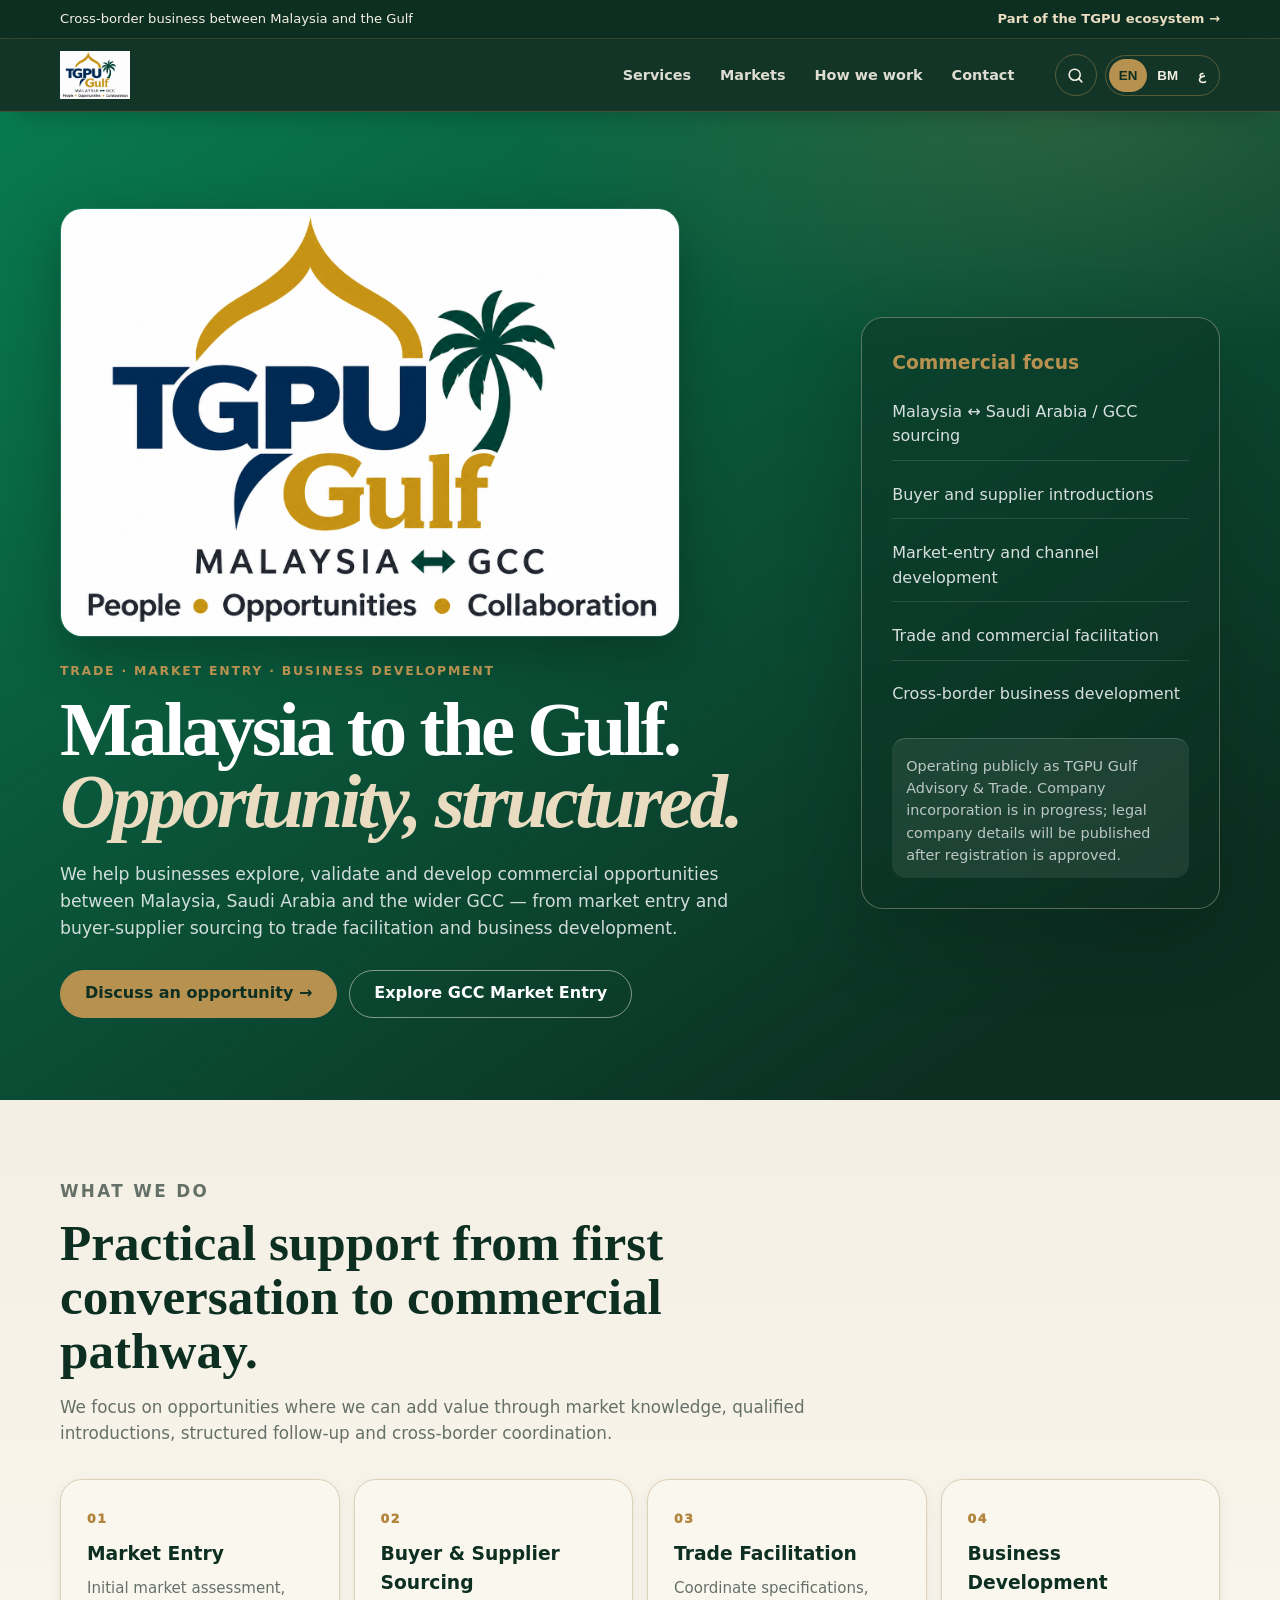
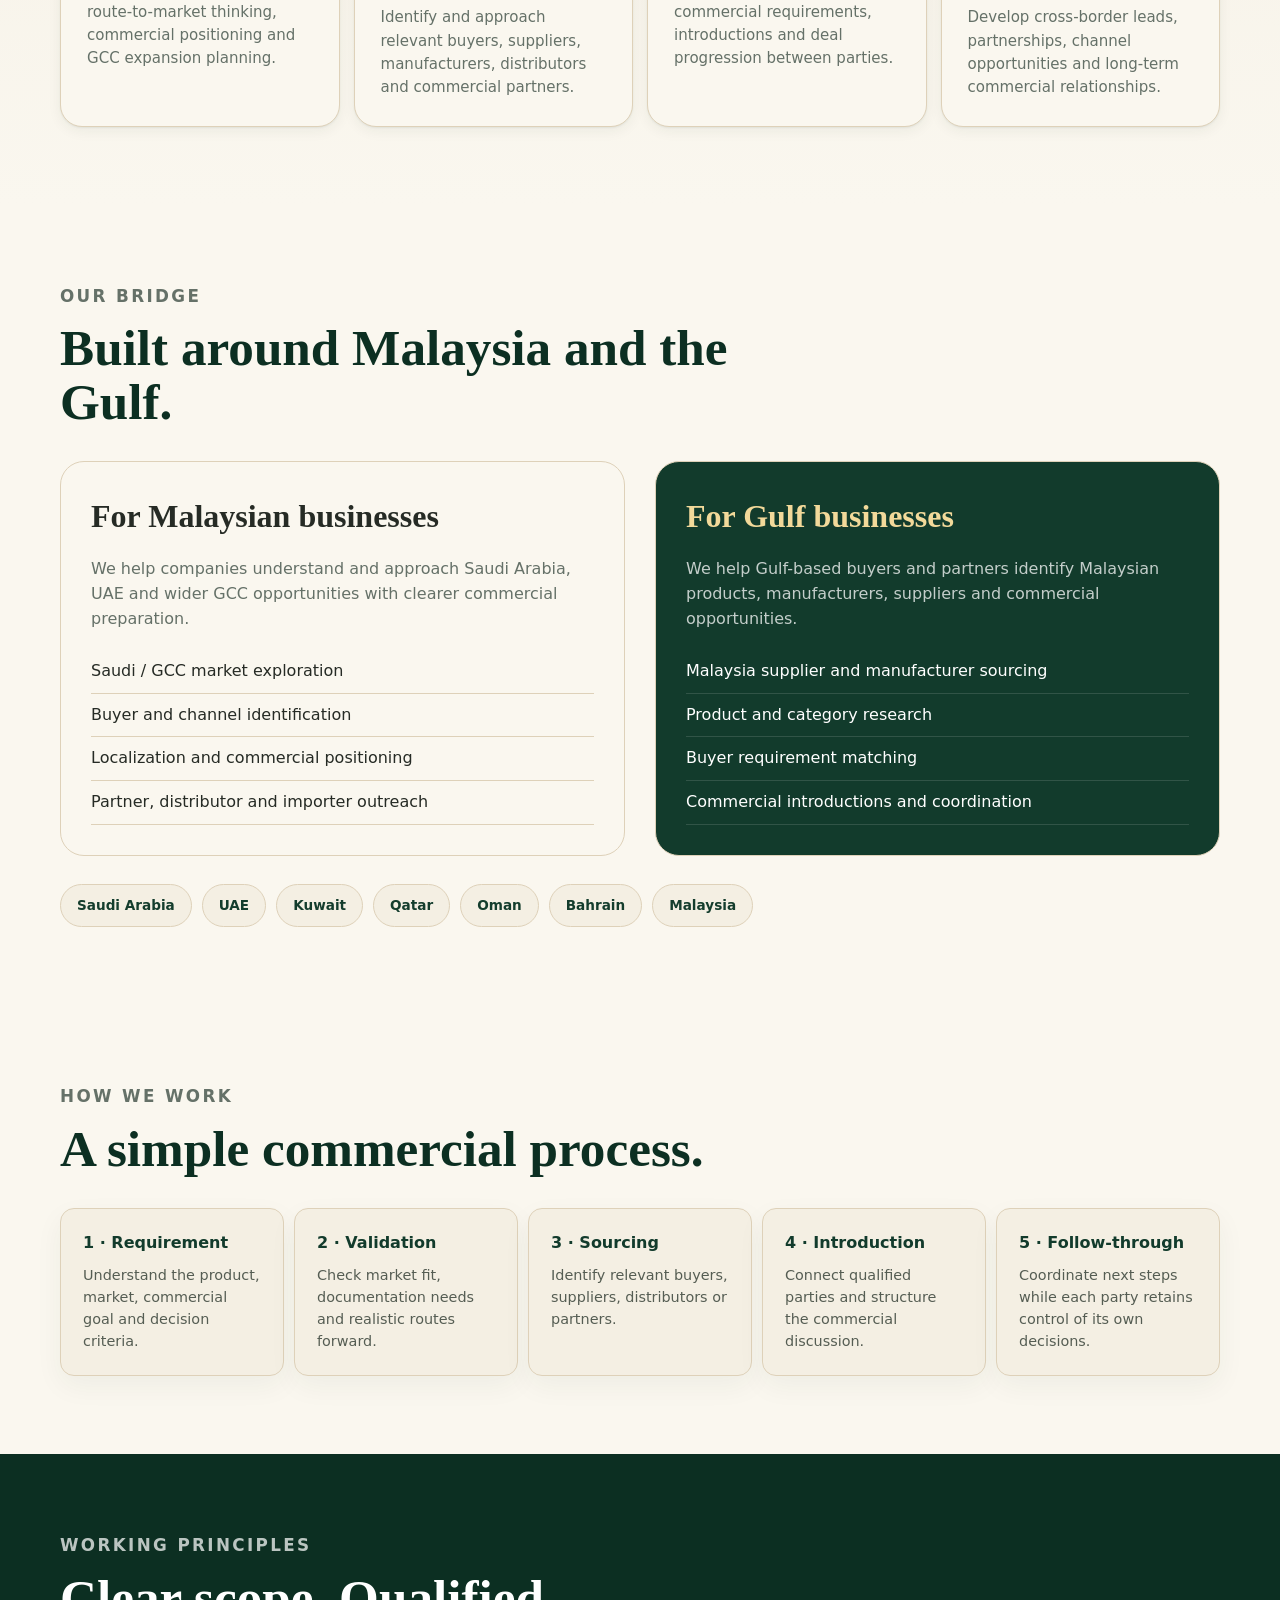
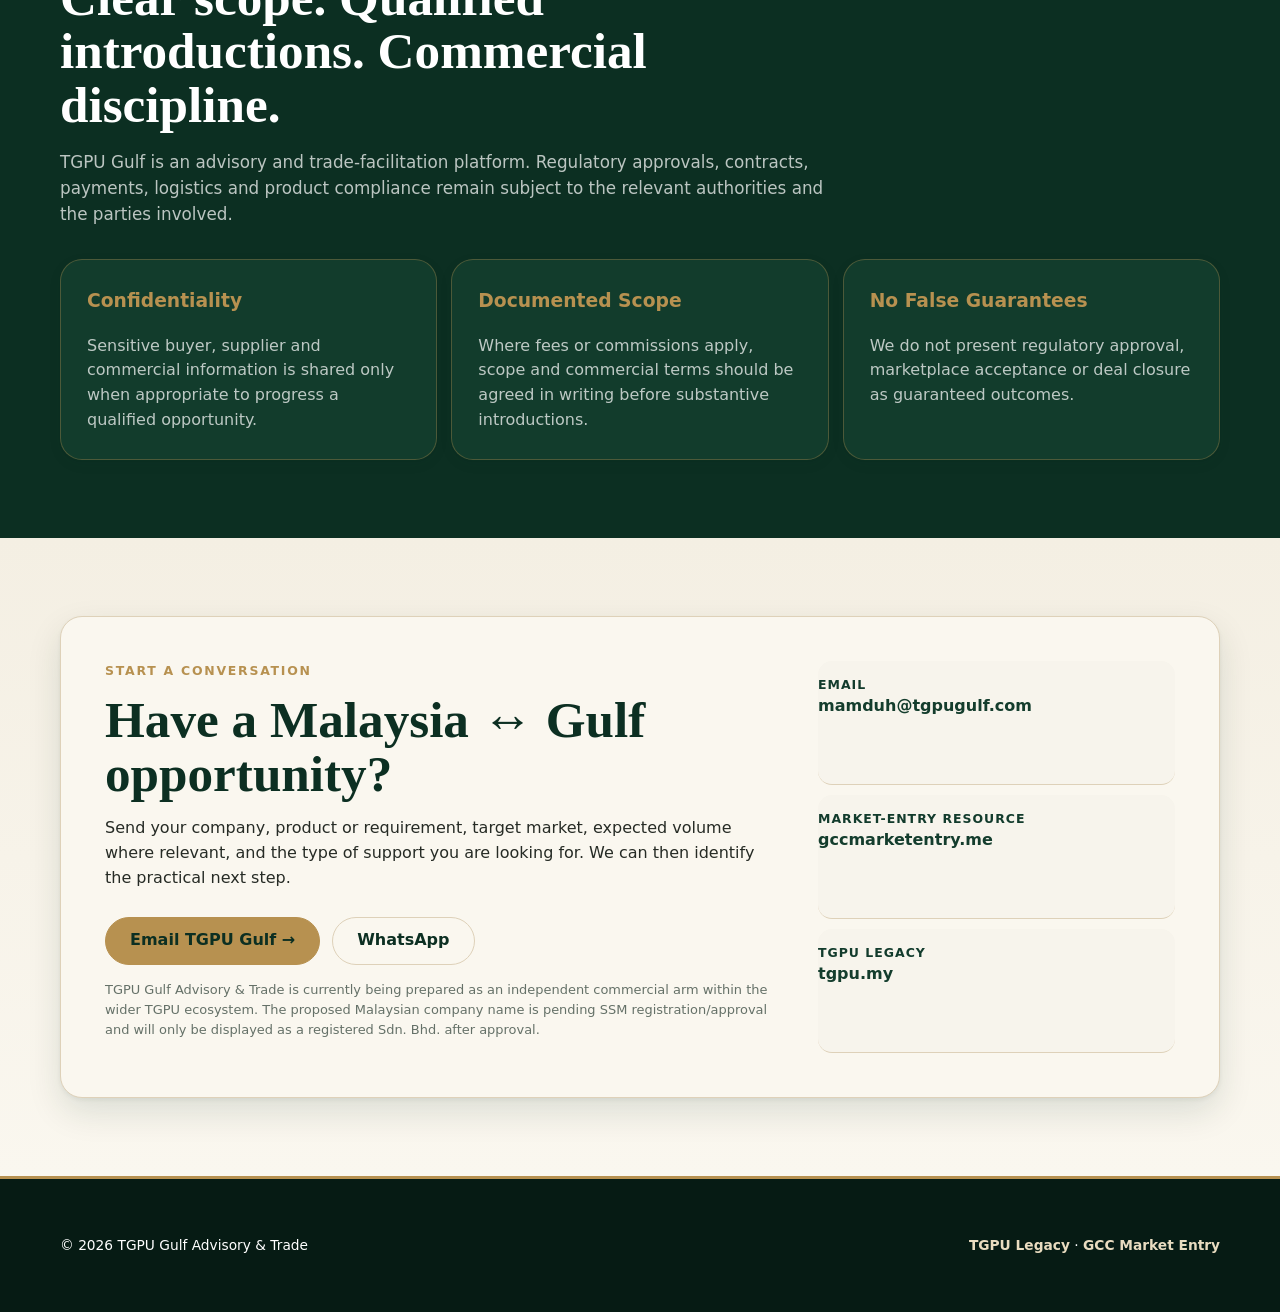
<file: index.html>
<!doctype html>
<html lang="en">
<head>
  <meta charset="utf-8">
  <meta name="viewport" content="width=device-width,initial-scale=1">
  <title>TGPU Gulf Advisory & Trade | Malaysia ↔ Saudi Arabia & GCC</title>
  <meta name="description" content="TGPU Gulf Advisory & Trade connects Malaysia with Saudi Arabia and the wider GCC through market-entry advisory, buyer-supplier sourcing, trade facilitation and cross-border business development.">
  <link rel="canonical" href="https://tgpugulf.com/">
  <meta property="og:title" content="TGPU Gulf Advisory & Trade">
  <meta property="og:description" content="Malaysia ↔ Saudi Arabia & GCC · Trade · Market Entry · Business Development">
  <meta property="og:type" content="website">
  <meta property="og:url" content="https://tgpugulf.com/">
  <meta property="og:image" content="https://tgpugulf.com/tgpu-gulf-hero-social-20260923.png?v=20260923-banner">
  <meta property="og:image:width" content="1200">
  <meta property="og:image:height" content="675">
  <meta property="og:image:alt" content="TGPU Gulf — Malaysia ↔ GCC · People · Opportunities · Collaboration">
  <meta name="twitter:card" content="summary_large_image">
  <meta name="twitter:title" content="TGPU Gulf Advisory & Trade">
  <meta name="twitter:description" content="Malaysia ↔ Saudi Arabia & GCC · Trade · Market Entry · Business Development">
  <meta name="twitter:image" content="https://tgpugulf.com/tgpu-gulf-hero-social-20260923.png?v=20260923-banner">
  <meta name="theme-color" content="#0b3023">
  <link rel="icon" type="image/png" href="tgpu-gulf-approved.png">
  <script type="application/ld+json">{"@context":"https://schema.org","@type":"Organization","name":"TGPU Gulf Advisory & Trade","url":"https://tgpugulf.com/","email":"mamduh@tgpugulf.com","sameAs":["https://tgpu.my/","https://gccmarketentry.me/"],"areaServed":["Malaysia","Saudi Arabia","United Arab Emirates","Kuwait","Qatar","Oman","Bahrain"]}</script>
  <style>
    :root{--ink:#14271f;--green:#123b2c;--deep:#08291e;--sand:#f6f1e7;--gold:#b1853c;--muted:#657168;--line:rgba(18,59,44,.14);--white:#fff}
    *{box-sizing:border-box}html{scroll-behavior:smooth}body{margin:0;color:var(--ink);background:#fff;font-family:Inter,ui-sans-serif,system-ui,-apple-system,BlinkMacSystemFont,"Segoe UI",sans-serif;line-height:1.62}a{color:inherit;text-decoration:none}.wrap{width:min(1160px,calc(100% - 36px));margin:auto}
    .topbar{background:var(--deep);color:#e8f1ec;font-size:.86rem}.topbar .wrap{display:flex;justify-content:space-between;gap:18px;padding:9px 0}.topbar a{color:#f0d9a4;font-weight:800}
    header{position:sticky;top:0;z-index:30;background:rgba(255,255,255,.96);backdrop-filter:blur(12px);border-bottom:1px solid var(--line)}nav{display:flex;align-items:center;justify-content:space-between;gap:22px;min-height:96px}.brand{display:flex;align-items:center;gap:11px}.brand img{width:220px;height:52px;object-fit:contain;object-position:left center;flex:0 0 220px;display:block}.brand strong{display:block;color:var(--green);font-size:1.03rem}.brand small{display:block;color:var(--muted);font-size:.71rem;letter-spacing:.08em;text-transform:uppercase}.navlinks{display:flex;align-items:center;gap:19px;font-size:.9rem;font-weight:800}.navlinks a:hover{color:var(--gold)}.nav-actions{display:flex;align-items:center;gap:8px}.search-toggle{width:40px;height:40px;display:grid;place-items:center;border:1px solid var(--line);border-radius:50%;background:#fff;color:var(--green);cursor:pointer}.search-toggle:hover,.search-toggle[aria-expanded="true"]{background:var(--green);color:#fff}.search-toggle svg{width:19px;height:19px;fill:none;stroke:currentColor;stroke-width:2;stroke-linecap:round}.lang{display:flex;border:1px solid var(--line);border-radius:999px;padding:3px}.lang button{border:0;background:transparent;padding:7px 10px;border-radius:999px;font-weight:900;color:var(--muted);cursor:pointer}.lang button.active{background:var(--green);color:white}
    .site-search{display:none;background:#fff;border-bottom:1px solid var(--line);box-shadow:0 16px 30px rgba(18,59,44,.08)}.site-search.open{display:block}.search-row{display:flex;align-items:center;gap:10px;padding:14px 0}.search-row input{min-width:0;flex:1;border:1px solid var(--line);border-radius:999px;padding:12px 17px;font:inherit;color:var(--ink);outline:none}.search-row input:focus{border-color:var(--gold);box-shadow:0 0 0 3px rgba(177,133,60,.14)}.search-count{min-width:72px;color:var(--muted);font-size:.82rem;text-align:center}.search-nav,.search-close{height:40px;min-width:40px;border:1px solid var(--line);border-radius:999px;background:#fff;color:var(--green);font-weight:900;cursor:pointer}.search-nav:disabled{opacity:.4;cursor:not-allowed}.search-close{padding:0 14px}mark.site-match{background:#ffe08a;color:#14271f;border-radius:3px;padding:0 1px}.site-match.active-match{background:#f2a900;outline:2px solid rgba(18,59,44,.4)}
    .approved-hero-banner{padding:18px 0;background:#fff}.approved-hero-banner .banner-wrap{width:min(1500px,calc(100% - 24px));margin:auto}.approved-hero-banner img{display:block;width:100%;height:auto;aspect-ratio:16/9;object-fit:cover;border-radius:24px;box-shadow:0 18px 48px rgba(8,41,30,.15)}
    .hero{background:radial-gradient(circle at 78% 18%,rgba(177,133,60,.25),transparent 25%),linear-gradient(135deg,#0b3023,#174b36 72%,#255e45);color:#fff;padding:88px 0 76px}.hero-grid{display:grid;grid-template-columns:1.2fr .8fr;gap:58px;align-items:center}.kicker{font-size:.76rem;font-weight:950;letter-spacing:.18em;text-transform:uppercase;color:#f1d99e;margin:0 0 14px}.hero-brand-logo{width:min(620px,100%);max-width:620px;height:auto;display:block;margin:0 0 24px;border-radius:22px;border:1px solid rgba(255,255,255,.08);box-shadow:0 18px 50px rgba(0,0,0,.26)}.hero h1{margin:0;font-family:Georgia,"Times New Roman",serif;font-size:clamp(2.8rem,6vw,5.5rem);line-height:.99;letter-spacing:-.035em}.hero h1 span{display:block;color:#f0d393}.lead{max-width:730px;font-size:1.15rem;color:rgba(255,255,255,.81);margin:24px 0 28px}.actions{display:flex;gap:12px;flex-wrap:wrap}.btn{display:inline-flex;align-items:center;justify-content:center;padding:13px 18px;border-radius:999px;font-weight:900;border:1px solid transparent}.btn-primary{background:#f0d393;color:#173426}.btn-secondary{border-color:rgba(255,255,255,.36);color:white}.hero-card{padding:28px;border:1px solid rgba(255,255,255,.14);border-radius:26px;background:rgba(255,255,255,.08);box-shadow:0 30px 80px rgba(0,0,0,.18)}.hero-card h3{margin:0 0 12px;color:#f0d393}.hero-card ul{list-style:none;padding:0;margin:0}.hero-card li{padding:11px 0;border-bottom:1px solid rgba(255,255,255,.12);color:rgba(255,255,255,.84)}.hero-card li:last-child{border-bottom:0}.status{margin-top:18px;padding:12px 14px;border-radius:14px;background:rgba(255,255,255,.08);font-size:.82rem;color:rgba(255,255,255,.7)}
    section{padding:76px 0}.section-head{max-width:820px;margin-bottom:34px}.eyebrow{font-size:.73rem;font-weight:950;letter-spacing:.16em;text-transform:uppercase;color:var(--gold);margin:0 0 9px}.section-head h2{margin:0;color:var(--green);font-family:Georgia,"Times New Roman",serif;font-size:clamp(2rem,4vw,3.45rem);line-height:1.08}.section-head p{color:var(--muted);font-size:1.05rem}.services{background:var(--sand)}.grid4{display:grid;grid-template-columns:repeat(4,1fr);gap:17px}.card{padding:24px;border:1px solid var(--line);border-radius:20px;background:white;box-shadow:0 12px 35px rgba(18,59,44,.05)}.card .num{font-weight:950;color:var(--gold);font-size:.78rem;letter-spacing:.12em}.card h3{color:var(--green);margin:9px 0}.card p{margin:0;color:var(--muted);font-size:.94rem}
    .bridge{display:grid;grid-template-columns:1fr 1fr;gap:30px}.panel{padding:30px;border:1px solid var(--line);border-radius:24px}.panel.dark{background:var(--green);color:white}.panel h3{font-family:Georgia,"Times New Roman",serif;font-size:2rem;margin:0 0 13px}.panel.dark h3{color:#f2d99a}.panel p{color:var(--muted)}.panel.dark p{color:rgba(255,255,255,.75)}.list{list-style:none;padding:0;margin:18px 0 0}.list li{padding:9px 0;border-bottom:1px solid var(--line)}.dark .list li{border-color:rgba(255,255,255,.13)}
    .process{background:#fbfaf7}.steps{display:grid;grid-template-columns:repeat(5,1fr);gap:12px}.step{padding:20px;border-top:3px solid var(--gold);background:white;border-radius:0 0 16px 16px;box-shadow:0 10px 28px rgba(18,59,44,.05)}.step b{display:block;color:var(--green);margin-bottom:7px}.step span{color:var(--muted);font-size:.9rem}
    .markets{display:flex;gap:9px;flex-wrap:wrap}.chip{padding:8px 12px;border-radius:999px;background:#eef4f0;color:#2b5745;font-weight:850;font-size:.85rem}.trust{background:var(--deep);color:white}.trust .section-head h2{color:white}.trust .section-head p{color:rgba(255,255,255,.72)}.trustgrid{display:grid;grid-template-columns:repeat(3,1fr);gap:16px}.trustcard{padding:22px;border:1px solid rgba(255,255,255,.12);border-radius:18px;background:rgba(255,255,255,.06)}.trustcard h3{color:#f0d393;margin-top:0}.trustcard p{color:rgba(255,255,255,.72);margin-bottom:0}
    .contact{background:var(--sand)}.contactbox{display:grid;grid-template-columns:1.15fr .85fr;gap:34px;padding:36px;border:1px solid var(--line);border-radius:28px;background:white}.contactbox h2{font-family:Georgia,"Times New Roman",serif;color:var(--green);font-size:clamp(2rem,4vw,3.1rem);margin:0 0 12px}.contactdetails{display:grid;gap:10px}.contactitem{padding:14px 16px;border-radius:14px;background:#f7f4ec}.contactitem b{display:block;color:var(--green);font-size:.78rem;text-transform:uppercase;letter-spacing:.08em}.contactitem a{font-weight:900}.legal{margin-top:15px;color:var(--muted);font-size:.81rem}
    footer{padding:28px 0;background:#061b14;color:rgba(255,255,255,.67);font-size:.86rem}footer .wrap{display:flex;justify-content:space-between;gap:20px;align-items:center}footer a{color:#eed99f;font-weight:800}
    [dir="rtl"] .hero-grid,[dir="rtl"] .bridge,[dir="rtl"] .contactbox{direction:rtl;text-align:right}
    @media(max-width:950px){.navlinks{display:none}.hero-grid,.bridge,.contactbox{grid-template-columns:1fr}.grid4{grid-template-columns:repeat(2,1fr)}.steps{grid-template-columns:repeat(2,1fr)}.trustgrid{grid-template-columns:1fr}}
    @media(max-width:620px){.approved-hero-banner{padding:10px 0}.approved-hero-banner .banner-wrap{width:calc(100% - 12px)}.approved-hero-banner img{border-radius:16px}.hero-brand-logo{width:min(100%,420px);margin-bottom:18px}.brand img{width:170px;height:42px;flex-basis:170px}nav{min-height:82px}.topbar .wrap{flex-direction:column;gap:2px}.hero{padding:66px 0 56px}.grid4,.steps{grid-template-columns:1fr}section{padding:58px 0}.brand small{display:none}.brand strong{font-size:.88rem}.search-row{flex-wrap:wrap}.search-row input{flex-basis:100%}.search-count{margin-inline-start:auto}footer .wrap{flex-direction:column;align-items:flex-start}}
  </style>
<style id="approved-logo-sizing">.brand img{width:150px;height:auto;flex:0 0 150px;max-width:32vw;object-fit:contain}header nav{padding-block:8px}@media(max-width:620px){.brand img{width:115px;height:auto;flex-basis:115px}}</style>  <link rel="stylesheet" href="unified-tgpu-ecosystem.css?v=20260926-master">
</head>
<body>
<div class="topbar"><div class="wrap"><span data-i18n="top">Cross-border business between Malaysia and the Gulf</span><a href="https://tgpu.my/" target="_blank" rel="noopener" data-i18n="legacy">Part of the TGPU ecosystem →</a></div></div>
<header><div class="wrap"><nav><a class="brand" href="#top" aria-label="TGPU Gulf home"><img src="tgpu-gulf-approved.png" alt="TGPU Gulf — Malaysia ↔ GCC"></a><div class="navlinks"><a href="#services" data-i18n="navServices">Services</a><a href="#markets" data-i18n="navMarkets">Markets</a><a href="#process" data-i18n="navProcess">How we work</a><a href="#contact" data-i18n="navContact">Contact</a></div><div class="nav-actions"><button class="search-toggle" type="button" aria-expanded="false" aria-controls="site-search" data-i18n-aria="searchOpen" aria-label="Search this page"><svg viewBox="0 0 24 24" aria-hidden="true"><circle cx="11" cy="11" r="7"></circle><path d="m20 20-4-4"></path></svg></button><div class="lang"><button data-lang="en" class="active">EN</button><button data-lang="ms">BM</button><button data-lang="ar">ع</button></div></div></nav></div><div class="site-search" id="site-search"><div class="wrap search-row" role="search"><input id="site-search-input" type="search" autocomplete="off" data-i18n-placeholder="searchPlaceholder" placeholder="Search this page…"><span class="search-count" id="search-count" aria-live="polite"></span><button class="search-nav" id="search-prev" type="button" data-i18n-aria="searchPrev" aria-label="Previous result">↑</button><button class="search-nav" id="search-next" type="button" data-i18n-aria="searchNext" aria-label="Next result">↓</button><button class="search-close" id="search-close" type="button" data-i18n="searchClose">Close</button></div></div></header>
<main id="top">
<section class="approved-hero-banner" aria-label="TGPU Gulf approved banner"><div class="banner-wrap"><img src="tgpu-gulf-hero-social-20260923.png?v=20260923-banner" width="1536" height="768" alt="TGPU Gulf — Malaysia ↔ GCC · People · Opportunities · Collaboration" fetchpriority="high" decoding="async"></div></section>
<section class="hero"><div class="wrap hero-grid"><div><img class="hero-brand-logo" src="tgpu-gulf-approved.png" alt="TGPU Gulf — Malaysia ↔ GCC · People · Opportunities · Collaboration"><p class="kicker" data-i18n="heroKicker">Trade · Market Entry · Business Development</p><h1 data-i18n-html="heroTitle">Malaysia to the Gulf.<span>Opportunity, structured.</span></h1><p class="lead" data-i18n="heroLead">We help businesses explore, validate and develop commercial opportunities between Malaysia, Saudi Arabia and the wider GCC — from market entry and buyer-supplier sourcing to trade facilitation and business development.</p><div class="actions"><a class="btn btn-primary" href="#contact" data-i18n="heroCta">Discuss an opportunity →</a><a class="btn btn-secondary" href="https://gccmarketentry.me/" target="_blank" rel="noopener" data-i18n="guideCta">Explore GCC Market Entry</a></div></div><aside class="hero-card"><h3 data-i18n="focusTitle">Commercial focus</h3><ul><li data-i18n="focus1">Malaysia ↔ Saudi Arabia / GCC sourcing</li><li data-i18n="focus2">Buyer and supplier introductions</li><li data-i18n="focus3">Market-entry and channel development</li><li data-i18n="focus4">Trade and commercial facilitation</li><li data-i18n="focus5">Cross-border business development</li></ul><div class="status" data-i18n="status">Operating publicly as TGPU Gulf Advisory & Trade. Company incorporation is in progress; legal company details will be published after registration is approved.</div></aside></div></section>
<section id="services" class="services"><div class="wrap"><div class="section-head"><p class="eyebrow" data-i18n="servicesEye">What we do</p><h2 data-i18n="servicesTitle">Practical support from first conversation to commercial pathway.</h2><p data-i18n="servicesIntro">We focus on opportunities where we can add value through market knowledge, qualified introductions, structured follow-up and cross-border coordination.</p></div><div class="grid4"><article class="card"><span class="num">01</span><h3 data-i18n="s1t">Market Entry</h3><p data-i18n="s1p">Initial market assessment, route-to-market thinking, commercial positioning and GCC expansion planning.</p></article><article class="card"><span class="num">02</span><h3 data-i18n="s2t">Buyer & Supplier Sourcing</h3><p data-i18n="s2p">Identify and approach relevant buyers, suppliers, manufacturers, distributors and commercial partners.</p></article><article class="card"><span class="num">03</span><h3 data-i18n="s3t">Trade Facilitation</h3><p data-i18n="s3p">Coordinate specifications, commercial requirements, introductions and deal progression between parties.</p></article><article class="card"><span class="num">04</span><h3 data-i18n="s4t">Business Development</h3><p data-i18n="s4p">Develop cross-border leads, partnerships, channel opportunities and long-term commercial relationships.</p></article></div></div></section>
<section id="markets"><div class="wrap"><div class="section-head"><p class="eyebrow" data-i18n="marketsEye">Our bridge</p><h2 data-i18n="marketsTitle">Built around Malaysia and the Gulf.</h2></div><div class="bridge"><div class="panel"><h3 data-i18n="malaysiaTitle">For Malaysian businesses</h3><p data-i18n="malaysiaP">We help companies understand and approach Saudi Arabia, UAE and wider GCC opportunities with clearer commercial preparation.</p><ul class="list"><li data-i18n="m1">Saudi / GCC market exploration</li><li data-i18n="m2">Buyer and channel identification</li><li data-i18n="m3">Localization and commercial positioning</li><li data-i18n="m4">Partner, distributor and importer outreach</li></ul></div><div class="panel dark"><h3 data-i18n="gulfTitle">For Gulf businesses</h3><p data-i18n="gulfP">We help Gulf-based buyers and partners identify Malaysian products, manufacturers, suppliers and commercial opportunities.</p><ul class="list"><li data-i18n="g1">Malaysia supplier and manufacturer sourcing</li><li data-i18n="g2">Product and category research</li><li data-i18n="g3">Buyer requirement matching</li><li data-i18n="g4">Commercial introductions and coordination</li></ul></div></div><div style="margin-top:28px" class="markets"><span class="chip">Saudi Arabia</span><span class="chip">UAE</span><span class="chip">Kuwait</span><span class="chip">Qatar</span><span class="chip">Oman</span><span class="chip">Bahrain</span><span class="chip">Malaysia</span></div></div></section>
<section id="process" class="process"><div class="wrap"><div class="section-head"><p class="eyebrow" data-i18n="processEye">How we work</p><h2 data-i18n="processTitle">A simple commercial process.</h2></div><div class="steps"><div class="step"><b data-i18n="p1t">1 · Requirement</b><span data-i18n="p1p">Understand the product, market, commercial goal and decision criteria.</span></div><div class="step"><b data-i18n="p2t">2 · Validation</b><span data-i18n="p2p">Check market fit, documentation needs and realistic routes forward.</span></div><div class="step"><b data-i18n="p3t">3 · Sourcing</b><span data-i18n="p3p">Identify relevant buyers, suppliers, distributors or partners.</span></div><div class="step"><b data-i18n="p4t">4 · Introduction</b><span data-i18n="p4p">Connect qualified parties and structure the commercial discussion.</span></div><div class="step"><b data-i18n="p5t">5 · Follow-through</b><span data-i18n="p5p">Coordinate next steps while each party retains control of its own decisions.</span></div></div></div></section>
<section class="trust"><div class="wrap"><div class="section-head"><p class="eyebrow" data-i18n="trustEye">Working principles</p><h2 data-i18n="trustTitle">Clear scope. Qualified introductions. Commercial discipline.</h2><p data-i18n="trustIntro">TGPU Gulf is an advisory and trade-facilitation platform. Regulatory approvals, contracts, payments, logistics and product compliance remain subject to the relevant authorities and the parties involved.</p></div><div class="trustgrid"><div class="trustcard"><h3 data-i18n="t1t">Confidentiality</h3><p data-i18n="t1p">Sensitive buyer, supplier and commercial information is shared only when appropriate to progress a qualified opportunity.</p></div><div class="trustcard"><h3 data-i18n="t2t">Documented Scope</h3><p data-i18n="t2p">Where fees or commissions apply, scope and commercial terms should be agreed in writing before substantive introductions.</p></div><div class="trustcard"><h3 data-i18n="t3t">No False Guarantees</h3><p data-i18n="t3p">We do not present regulatory approval, marketplace acceptance or deal closure as guaranteed outcomes.</p></div></div></div></section>
<section id="contact" class="contact"><div class="wrap"><div class="contactbox"><div><p class="eyebrow" data-i18n="contactEye">Start a conversation</p><h2 data-i18n="contactTitle">Have a Malaysia ↔ Gulf opportunity?</h2><p data-i18n="contactP">Send your company, product or requirement, target market, expected volume where relevant, and the type of support you are looking for. We can then identify the practical next step.</p><div class="actions"><a class="btn btn-primary" href="mailto:mamduh@tgpugulf.com?subject=TGPU%20Gulf%20Business%20Enquiry" data-i18n="emailCta">Email TGPU Gulf →</a><a class="btn" style="border-color:var(--line)" href="https://wa.me/60128681339" target="_blank" rel="noopener" data-i18n="waCta">WhatsApp</a></div><p class="legal" data-i18n="legal">TGPU Gulf Advisory & Trade is currently being prepared as an independent commercial arm within the wider TGPU ecosystem. The proposed Malaysian company name is pending SSM registration/approval and will only be displayed as a registered Sdn. Bhd. after approval.</p></div><div class="contactdetails"><div class="contactitem"><b data-i18n="emailLabel">Email</b><a href="mailto:mamduh@tgpugulf.com">mamduh@tgpugulf.com</a></div><div class="contactitem"><b data-i18n="resourceLabel">Market-entry resource</b><a href="https://gccmarketentry.me/" target="_blank" rel="noopener">gccmarketentry.me</a></div><div class="contactitem"><b data-i18n="legacyLabel">TGPU Legacy</b><a href="https://tgpu.my/" target="_blank" rel="noopener">tgpu.my</a></div></div></div></div></section>
</main>
<footer><div class="wrap"><span>© <span id="year"></span> TGPU Gulf Advisory & Trade</span><span><a href="https://tgpu.my/" target="_blank" rel="noopener">TGPU Legacy</a> · <a href="https://gccmarketentry.me/" target="_blank" rel="noopener">GCC Market Entry</a></span></div></footer>
<script>
const i18n={
en:{top:'Cross-border business between Malaysia and the Gulf',legacy:'Part of the TGPU ecosystem →',navServices:'Services',navMarkets:'Markets',navProcess:'How we work',navContact:'Contact',heroKicker:'Trade · Market Entry · Business Development',heroTitle:'Malaysia to the Gulf.<span>Opportunity, structured.</span>',heroLead:'We help businesses explore, validate and develop commercial opportunities between Malaysia, Saudi Arabia and the wider GCC — from market entry and buyer-supplier sourcing to trade facilitation and business development.',heroCta:'Discuss an opportunity →',guideCta:'Explore GCC Market Entry',focusTitle:'Commercial focus',focus1:'Malaysia ↔ Saudi Arabia / GCC sourcing',focus2:'Buyer and supplier introductions',focus3:'Market-entry and channel development',focus4:'Trade and commercial facilitation',focus5:'Cross-border business development',status:'Operating publicly as TGPU Gulf Advisory & Trade. Company incorporation is in progress; legal company details will be published after registration is approved.',servicesEye:'What we do',servicesTitle:'Practical support from first conversation to commercial pathway.',servicesIntro:'We focus on opportunities where we can add value through market knowledge, qualified introductions, structured follow-up and cross-border coordination.',s1t:'Market Entry',s1p:'Initial market assessment, route-to-market thinking, commercial positioning and GCC expansion planning.',s2t:'Buyer & Supplier Sourcing',s2p:'Identify and approach relevant buyers, suppliers, manufacturers, distributors and commercial partners.',s3t:'Trade Facilitation',s3p:'Coordinate specifications, commercial requirements, introductions and deal progression between parties.',s4t:'Business Development',s4p:'Develop cross-border leads, partnerships, channel opportunities and long-term commercial relationships.',marketsEye:'Our bridge',marketsTitle:'Built around Malaysia and the Gulf.',malaysiaTitle:'For Malaysian businesses',malaysiaP:'We help companies understand and approach Saudi Arabia, UAE and wider GCC opportunities with clearer commercial preparation.',m1:'Saudi / GCC market exploration',m2:'Buyer and channel identification',m3:'Localization and commercial positioning',m4:'Partner, distributor and importer outreach',gulfTitle:'For Gulf businesses',gulfP:'We help Gulf-based buyers and partners identify Malaysian products, manufacturers, suppliers and commercial opportunities.',g1:'Malaysia supplier and manufacturer sourcing',g2:'Product and category research',g3:'Buyer requirement matching',g4:'Commercial introductions and coordination',processEye:'How we work',processTitle:'A simple commercial process.',p1t:'1 · Requirement',p1p:'Understand the product, market, commercial goal and decision criteria.',p2t:'2 · Validation',p2p:'Check market fit, documentation needs and realistic routes forward.',p3t:'3 · Sourcing',p3p:'Identify relevant buyers, suppliers, distributors or partners.',p4t:'4 · Introduction',p4p:'Connect qualified parties and structure the commercial discussion.',p5t:'5 · Follow-through',p5p:'Coordinate next steps while each party retains control of its own decisions.',trustEye:'Working principles',trustTitle:'Clear scope. Qualified introductions. Commercial discipline.',trustIntro:'TGPU Gulf is an advisory and trade-facilitation platform. Regulatory approvals, contracts, payments, logistics and product compliance remain subject to the relevant authorities and the parties involved.',t1t:'Confidentiality',t1p:'Sensitive buyer, supplier and commercial information is shared only when appropriate to progress a qualified opportunity.',t2t:'Documented Scope',t2p:'Where fees or commissions apply, scope and commercial terms should be agreed in writing before substantive introductions.',t3t:'No False Guarantees',t3p:'We do not present regulatory approval, marketplace acceptance or deal closure as guaranteed outcomes.',contactEye:'Start a conversation',contactTitle:'Have a Malaysia ↔ Gulf opportunity?',contactP:'Send your company, product or requirement, target market, expected volume where relevant, and the type of support you are looking for. We can then identify the practical next step.',emailCta:'Email TGPU Gulf →',waCta:'WhatsApp',legal:'TGPU Gulf Advisory & Trade is currently being prepared as an independent commercial arm within the wider TGPU ecosystem. The proposed Malaysian company name is pending SSM registration/approval and will only be displayed as a registered Sdn. Bhd. after approval.',emailLabel:'Email',resourceLabel:'Market-entry resource',legacyLabel:'TGPU Legacy'},
ms:{top:'Perniagaan rentas sempadan antara Malaysia dan Teluk',legacy:'Sebahagian daripada ekosistem TGPU →',navServices:'Perkhidmatan',navMarkets:'Pasaran',navProcess:'Cara kami bekerja',navContact:'Hubungi',heroKicker:'Perdagangan · Kemasukan Pasaran · Pembangunan Perniagaan',heroTitle:'Malaysia ke Teluk.<span>Peluang yang distrukturkan.</span>',heroLead:'Kami membantu perniagaan meneroka, mengesahkan dan membangunkan peluang komersial antara Malaysia, Arab Saudi dan GCC — daripada kemasukan pasaran dan sourcing pembeli-pembekal hingga fasilitasi perdagangan dan pembangunan perniagaan.',heroCta:'Bincang peluang →',guideCta:'Terokai GCC Market Entry',focusTitle:'Fokus komersial',focus1:'Sourcing Malaysia ↔ Arab Saudi / GCC',focus2:'Pengenalan pembeli dan pembekal',focus3:'Kemasukan pasaran dan pembangunan saluran',focus4:'Fasilitasi perdagangan dan komersial',focus5:'Pembangunan perniagaan rentas sempadan',status:'Beroperasi secara awam sebagai TGPU Gulf Advisory & Trade. Proses pemerbadanan syarikat sedang berjalan; butiran undang-undang syarikat akan diterbitkan selepas pendaftaran diluluskan.',servicesEye:'Apa yang kami lakukan',servicesTitle:'Sokongan praktikal daripada perbualan pertama hingga laluan komersial.',servicesIntro:'Kami memberi tumpuan kepada peluang yang boleh kami tambah nilai melalui pengetahuan pasaran, pengenalan yang layak, susulan berstruktur dan koordinasi rentas sempadan.',s1t:'Kemasukan Pasaran',s1p:'Penilaian awal pasaran, pemikiran route-to-market, kedudukan komersial dan perancangan pengembangan GCC.',s2t:'Sourcing Pembeli & Pembekal',s2p:'Mengenal pasti dan mendekati pembeli, pembekal, pengilang, pengedar dan rakan komersial yang relevan.',s3t:'Fasilitasi Perdagangan',s3p:'Menyelaras spesifikasi, keperluan komersial, pengenalan dan perkembangan urus niaga antara pihak.',s4t:'Pembangunan Perniagaan',s4p:'Membangunkan lead rentas sempadan, perkongsian, peluang saluran dan hubungan komersial jangka panjang.',marketsEye:'Jambatan kami',marketsTitle:'Dibina sekitar Malaysia dan Teluk.',malaysiaTitle:'Untuk perniagaan Malaysia',malaysiaP:'Kami membantu syarikat memahami dan mendekati peluang di Arab Saudi, UAE dan GCC dengan persediaan komersial yang lebih jelas.',m1:'Penerokaan pasaran Saudi / GCC',m2:'Pengenalpastian pembeli dan saluran',m3:'Lokalisasi dan kedudukan komersial',m4:'Outreach rakan, pengedar dan pengimport',gulfTitle:'Untuk perniagaan Teluk',gulfP:'Kami membantu pembeli dan rakan di GCC mengenal pasti produk, pengilang, pembekal dan peluang komersial dari Malaysia.',g1:'Sourcing pembekal dan pengilang Malaysia',g2:'Penyelidikan produk dan kategori',g3:'Pemadanan keperluan pembeli',g4:'Pengenalan dan koordinasi komersial',processEye:'Cara kami bekerja',processTitle:'Proses komersial yang ringkas.',p1t:'1 · Keperluan',p1p:'Memahami produk, pasaran, matlamat komersial dan kriteria keputusan.',p2t:'2 · Pengesahan',p2p:'Semak kesesuaian pasaran, keperluan dokumentasi dan laluan yang realistik.',p3t:'3 · Sourcing',p3p:'Mengenal pasti pembeli, pembekal, pengedar atau rakan yang relevan.',p4t:'4 · Pengenalan',p4p:'Menghubungkan pihak yang layak dan menstrukturkan perbincangan komersial.',p5t:'5 · Susulan',p5p:'Menyelaras langkah seterusnya sementara setiap pihak mengekalkan kawalan terhadap keputusan mereka.',trustEye:'Prinsip kerja',trustTitle:'Skop jelas. Pengenalan berkualiti. Disiplin komersial.',trustIntro:'TGPU Gulf ialah platform khidmat nasihat dan fasilitasi perdagangan. Kelulusan peraturan, kontrak, pembayaran, logistik dan pematuhan produk kekal tertakluk kepada pihak berkuasa dan pihak yang terlibat.',t1t:'Kerahsiaan',t1p:'Maklumat sensitif pembeli, pembekal dan komersial dikongsi hanya apabila sesuai untuk memajukan peluang yang layak.',t2t:'Skop Bertulis',t2p:'Jika fi atau komisen terpakai, skop dan terma komersial hendaklah dipersetujui secara bertulis sebelum pengenalan substantif.',t3t:'Tiada Jaminan Palsu',t3p:'Kami tidak menggambarkan kelulusan peraturan, penerimaan marketplace atau penutupan urus niaga sebagai hasil yang dijamin.',contactEye:'Mulakan perbualan',contactTitle:'Ada peluang Malaysia ↔ Teluk?',contactP:'Hantar maklumat syarikat, produk atau keperluan anda, pasaran sasaran, anggaran volum jika relevan, dan jenis sokongan yang diperlukan. Kami akan mengenal pasti langkah praktikal seterusnya.',emailCta:'E-mel TGPU Gulf →',waCta:'WhatsApp',legal:'TGPU Gulf Advisory & Trade sedang dibangunkan sebagai cabang komersial bebas dalam ekosistem TGPU. Nama syarikat Malaysia yang dicadangkan masih menunggu pendaftaran/kelulusan SSM dan hanya akan dipaparkan sebagai Sdn. Bhd. berdaftar selepas diluluskan.',emailLabel:'E-mel',resourceLabel:'Sumber kemasukan pasaran',legacyLabel:'TGPU Legacy'},
ar:{top:'أعمال عابرة للحدود بين ماليزيا والخليج',legacy:'جزء من منظومة TGPU ←',navServices:'الخدمات',navMarkets:'الأسواق',navProcess:'آلية العمل',navContact:'تواصل معنا',heroKicker:'التجارة · دخول السوق · تطوير الأعمال',heroTitle:'من ماليزيا إلى الخليج.<span>فرص تجارية بصورة منظمة.</span>',heroLead:'نساعد الشركات على استكشاف وتقييم وتطوير الفرص التجارية بين ماليزيا والمملكة العربية السعودية ودول مجلس التعاون الخليجي، من دخول السوق وربط المشترين بالموردين إلى تسهيل التجارة وتطوير الأعمال.',heroCta:'ناقش فرصة تجارية ←',guideCta:'استكشف GCC Market Entry',focusTitle:'التركيز التجاري',focus1:'التوريد بين ماليزيا والسعودية / الخليج',focus2:'ربط المشترين بالموردين',focus3:'دخول السوق وتطوير قنوات البيع',focus4:'تسهيل التجارة والمعاملات التجارية',focus5:'تطوير الأعمال العابرة للحدود',status:'نعمل علنًا باسم TGPU Gulf Advisory & Trade. إجراءات تأسيس الشركة جارية، وسيتم نشر البيانات القانونية للشركة بعد اعتماد التسجيل.',servicesEye:'ماذا نقدم',servicesTitle:'دعم عملي من المحادثة الأولى حتى بناء المسار التجاري.',servicesIntro:'نركز على الفرص التي يمكننا إضافة قيمة فيها من خلال معرفة السوق، والتعريف بالأطراف المناسبة، والمتابعة المنظمة، والتنسيق العابر للحدود.',s1t:'دخول السوق',s1p:'تقييم أولي للسوق، ومسارات الوصول إليه، والتموضع التجاري، والتخطيط للتوسع في الخليج.',s2t:'البحث عن المشترين والموردين',s2p:'تحديد المشترين والموردين والمصنعين والموزعين والشركاء التجاريين المناسبين والتواصل معهم.',s3t:'تسهيل التجارة',s3p:'تنسيق المواصفات والمتطلبات التجارية والتعريف بالأطراف ومتابعة تقدم الصفقة.',s4t:'تطوير الأعمال',s4p:'تطوير العملاء المحتملين والشراكات وقنوات البيع والعلاقات التجارية طويلة المدى.',marketsEye:'جسرنا التجاري',marketsTitle:'نربط ماليزيا بأسواق الخليج.',malaysiaTitle:'للشركات الماليزية',malaysiaP:'نساعد الشركات الماليزية على فهم فرص السعودية والإمارات ودول الخليج والاستعداد لها تجاريًا بصورة أوضح.',m1:'استكشاف أسواق السعودية والخليج',m2:'تحديد المشترين وقنوات البيع',m3:'التوطين والتموضع التجاري',m4:'التواصل مع الشركاء والموزعين والمستوردين',gulfTitle:'للشركات الخليجية',gulfP:'نساعد المشترين والشركاء في الخليج على الوصول إلى المنتجات والمصنعين والموردين والفرص التجارية في ماليزيا.',g1:'البحث عن الموردين والمصنعين في ماليزيا',g2:'دراسة المنتجات والفئات',g3:'مطابقة متطلبات المشترين',g4:'التعريف التجاري والتنسيق',processEye:'آلية العمل',processTitle:'مسار تجاري واضح وبسيط.',p1t:'1 · المتطلبات',p1p:'فهم المنتج والسوق والهدف التجاري ومعايير القرار.',p2t:'2 · التحقق',p2p:'مراجعة ملاءمة السوق ومتطلبات المستندات والمسارات الواقعية.',p3t:'3 · البحث',p3p:'تحديد المشترين أو الموردين أو الموزعين أو الشركاء المناسبين.',p4t:'4 · التعريف',p4p:'ربط الأطراف المؤهلة وتنظيم النقاش التجاري.',p5t:'5 · المتابعة',p5p:'تنسيق الخطوات التالية مع بقاء القرار النهائي بيد كل طرف.',trustEye:'مبادئ العمل',trustTitle:'نطاق واضح. أطراف مؤهلة. انضباط تجاري.',trustIntro:'TGPU Gulf منصة استشارية لتسهيل التجارة. تبقى الموافقات التنظيمية والعقود والمدفوعات والخدمات اللوجستية والامتثال خاضعة للجهات المختصة والأطراف المعنية.',t1t:'السرية',t1p:'لا تتم مشاركة المعلومات الحساسة الخاصة بالمشترين أو الموردين أو الشروط التجارية إلا بالقدر المناسب لتقدم فرصة مؤهلة.',t2t:'نطاق موثق',t2p:'عند وجود رسوم أو عمولات، ينبغي الاتفاق كتابيًا على النطاق والشروط التجارية قبل إجراء التعريفات الجوهرية.',t3t:'دون ضمانات زائفة',t3p:'لا نقدم الموافقات التنظيمية أو قبول المنصات أو إتمام الصفقة على أنها نتائج مضمونة.',contactEye:'ابدأ الحوار',contactTitle:'هل لديك فرصة بين ماليزيا والخليج؟',contactP:'أرسل بيانات الشركة أو المنتج أو المتطلبات، والسوق المستهدف، والحجم المتوقع عند الحاجة، ونوع الدعم المطلوب. وسنحدد الخطوة العملية التالية.',emailCta:'راسل TGPU Gulf ←',waCta:'واتساب',legal:'يجري إعداد TGPU Gulf Advisory & Trade كذراع تجاري مستقل ضمن منظومة TGPU. اسم الشركة الماليزية المقترح لا يزال بانتظار التسجيل/الموافقة لدى SSM، ولن نعرض صفة Sdn. Bhd. المسجلة إلا بعد الاعتماد.',emailLabel:'البريد الإلكتروني',resourceLabel:'مرجع دخول السوق',legacyLabel:'TGPU Legacy'}};
const searchI18n={
  en:{searchOpen:'Search this page',searchPlaceholder:'Search this page…',searchPrev:'Previous result',searchNext:'Next result',searchClose:'Close',searchNone:'No results',searchCount:(current,total)=>`${current} of ${total}`},
  ms:{searchOpen:'Cari dalam halaman ini',searchPlaceholder:'Cari dalam halaman ini…',searchPrev:'Hasil sebelumnya',searchNext:'Hasil seterusnya',searchClose:'Tutup',searchNone:'Tiada hasil',searchCount:(current,total)=>`${current} daripada ${total}`},
  ar:{searchOpen:'ابحث في هذه الصفحة',searchPlaceholder:'ابحث في هذه الصفحة…',searchPrev:'النتيجة السابقة',searchNext:'النتيجة التالية',searchClose:'إغلاق',searchNone:'لا توجد نتائج',searchCount:(current,total)=>`${current} من ${total}`}
};
const searchPanel=document.getElementById('site-search'),searchToggle=document.querySelector('.search-toggle'),searchInput=document.getElementById('site-search-input'),searchCount=document.getElementById('search-count'),searchPrev=document.getElementById('search-prev'),searchNext=document.getElementById('search-next');
let searchMatches=[],activeMatch=-1,searchTimer;
function currentSearchText(){const lang=document.documentElement.lang;return searchI18n[lang]||searchI18n.en}
function clearHighlights(){document.querySelectorAll('mark.site-match').forEach(mark=>mark.replaceWith(document.createTextNode(mark.textContent)));document.querySelector('main').normalize();searchMatches=[];activeMatch=-1;searchCount.textContent='';searchPrev.disabled=true;searchNext.disabled=true}
function showMatch(index){if(!searchMatches.length)return;searchMatches.forEach(match=>match.classList.remove('active-match'));activeMatch=(index+searchMatches.length)%searchMatches.length;const match=searchMatches[activeMatch];match.classList.add('active-match');match.scrollIntoView({behavior:'smooth',block:'center'});searchCount.textContent=currentSearchText().searchCount(activeMatch+1,searchMatches.length)}
function runSearch(){clearHighlights();const query=searchInput.value.trim();if(query.length<2)return;const escaped=query.replace(/[.*+?^${}()|[\]\\]/g,'\\$&'),pattern=new RegExp(escaped,'giu'),walker=document.createTreeWalker(document.querySelector('main'),NodeFilter.SHOW_TEXT,{acceptNode:node=>{const parent=node.parentElement;if(!node.nodeValue.trim()||!parent||parent.closest('script,style,mark,[hidden]'))return NodeFilter.FILTER_REJECT;return NodeFilter.FILTER_ACCEPT}}),nodes=[];while(walker.nextNode())nodes.push(walker.currentNode);nodes.forEach(node=>{const text=node.nodeValue;if(!pattern.test(text)){pattern.lastIndex=0;return}pattern.lastIndex=0;const fragment=document.createDocumentFragment();let last=0;for(const match of text.matchAll(pattern)){fragment.append(text.slice(last,match.index));const mark=document.createElement('mark');mark.className='site-match';mark.textContent=match[0];fragment.append(mark);last=match.index+match[0].length}fragment.append(text.slice(last));node.replaceWith(fragment)});searchMatches=[...document.querySelectorAll('mark.site-match')];if(searchMatches.length)showMatch(0);else searchCount.textContent=currentSearchText().searchNone;searchPrev.disabled=!searchMatches.length;searchNext.disabled=!searchMatches.length}
function closeSearch(){searchPanel.classList.remove('open');searchToggle.setAttribute('aria-expanded','false');searchInput.value='';clearHighlights();searchToggle.focus()}
function setLang(lang){if(!i18n[lang])lang='en';clearHighlights();document.documentElement.lang=lang==='ms'?'ms':lang;document.documentElement.dir=lang==='ar'?'rtl':'ltr';document.querySelectorAll('[data-i18n]').forEach(el=>{const k=el.dataset.i18n;if(i18n[lang][k])el.textContent=i18n[lang][k];else if(searchI18n[lang][k])el.textContent=searchI18n[lang][k]});document.querySelectorAll('[data-i18n-html]').forEach(el=>{const k=el.dataset.i18nHtml;if(i18n[lang][k])el.innerHTML=i18n[lang][k]});document.querySelectorAll('[data-i18n-placeholder]').forEach(el=>el.placeholder=searchI18n[lang][el.dataset.i18nPlaceholder]);document.querySelectorAll('[data-i18n-aria]').forEach(el=>el.setAttribute('aria-label',searchI18n[lang][el.dataset.i18nAria]));document.querySelectorAll('.lang button').forEach(b=>b.classList.toggle('active',b.dataset.lang===lang));localStorage.setItem('tgpuGulfLang',lang);const u=new URL(location.href);if(lang==='en')u.searchParams.delete('lang');else u.searchParams.set('lang',lang);history.replaceState(null,'',u);if(searchInput.value.trim())runSearch()}
searchToggle.addEventListener('click',()=>{const open=!searchPanel.classList.contains('open');searchPanel.classList.toggle('open',open);searchToggle.setAttribute('aria-expanded',String(open));if(open)searchInput.focus();else closeSearch()});
searchInput.addEventListener('input',()=>{clearTimeout(searchTimer);searchTimer=setTimeout(runSearch,180)});
searchPrev.addEventListener('click',()=>showMatch(activeMatch-1));searchNext.addEventListener('click',()=>showMatch(activeMatch+1));document.getElementById('search-close').addEventListener('click',closeSearch);searchInput.addEventListener('keydown',event=>{if(event.key==='Enter'){event.preventDefault();showMatch(event.shiftKey?activeMatch-1:activeMatch+1)}else if(event.key==='Escape')closeSearch()});
document.querySelectorAll('.lang button').forEach(b=>b.addEventListener('click',()=>setLang(b.dataset.lang)));const q=new URLSearchParams(location.search).get('lang');setLang(q||localStorage.getItem('tgpuGulfLang')||'en');document.getElementById('year').textContent=new Date().getFullYear();
</script>
</body>
</html>
</file>
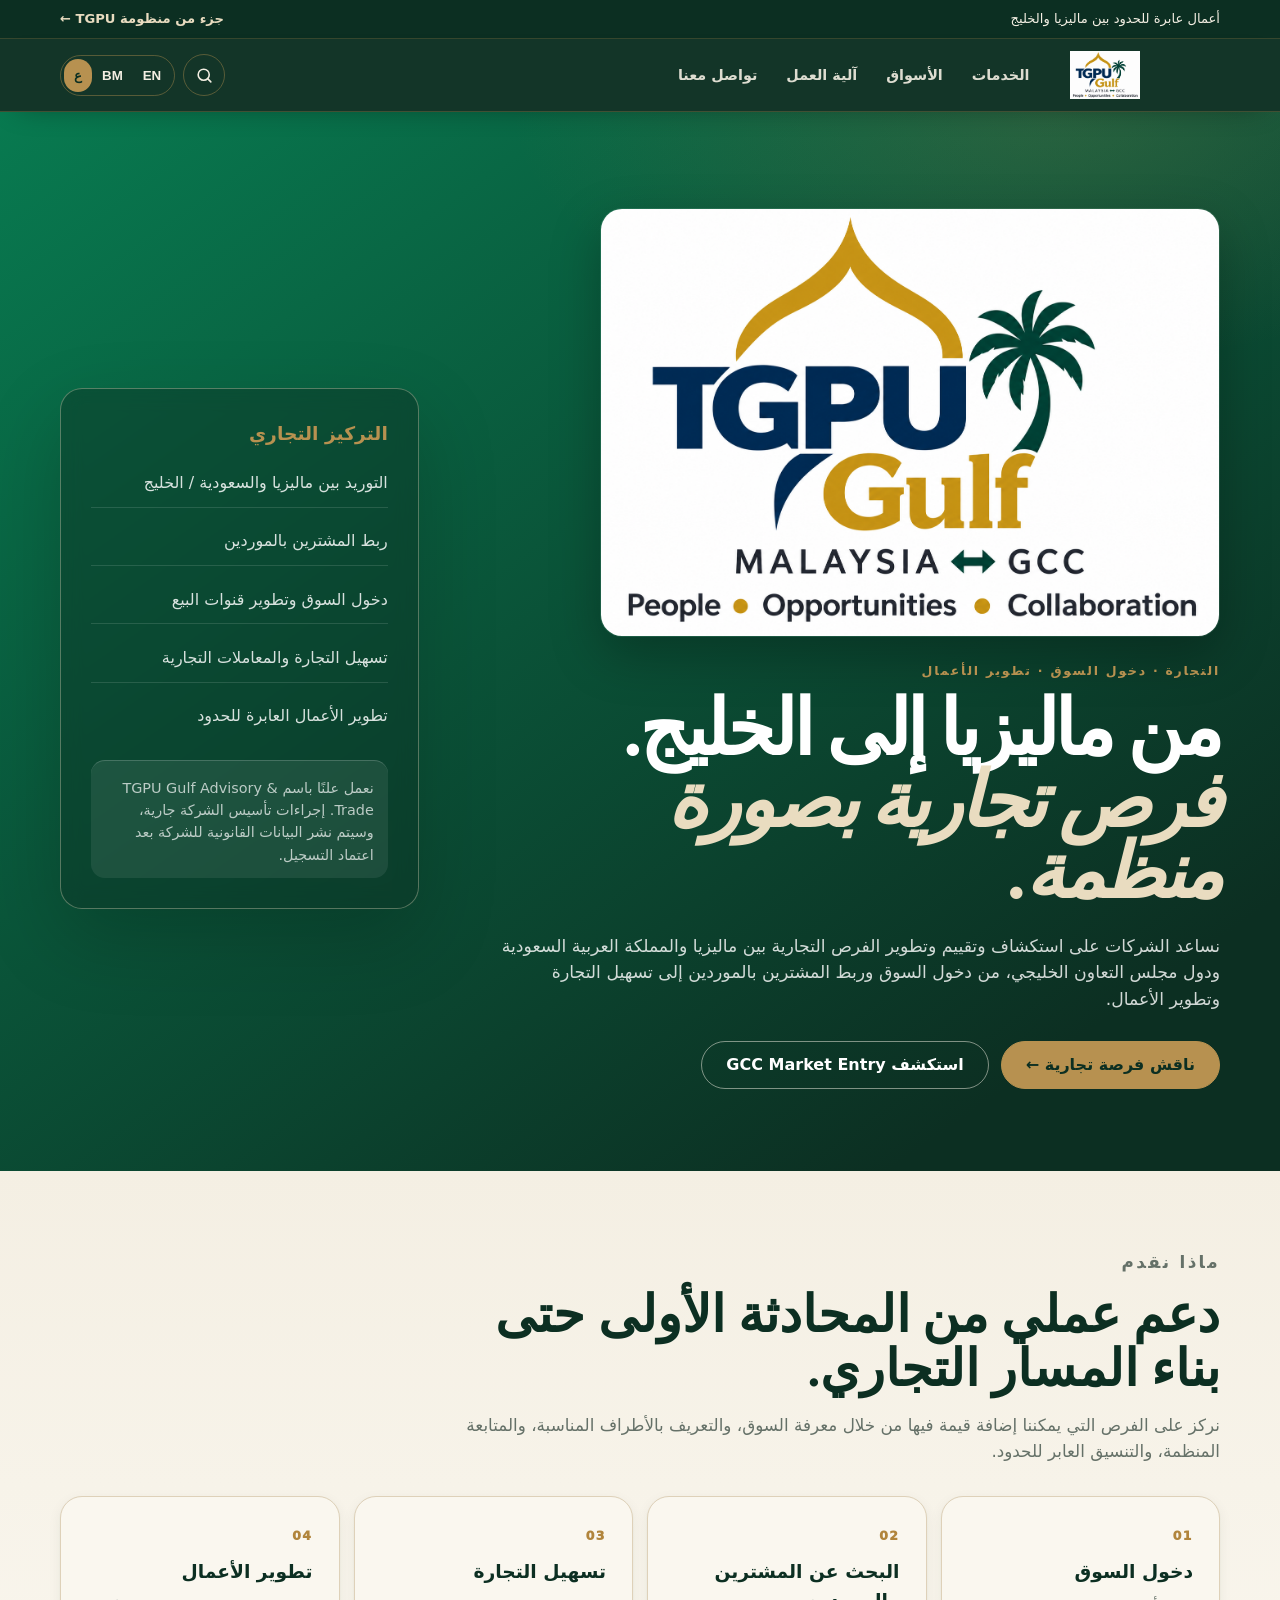
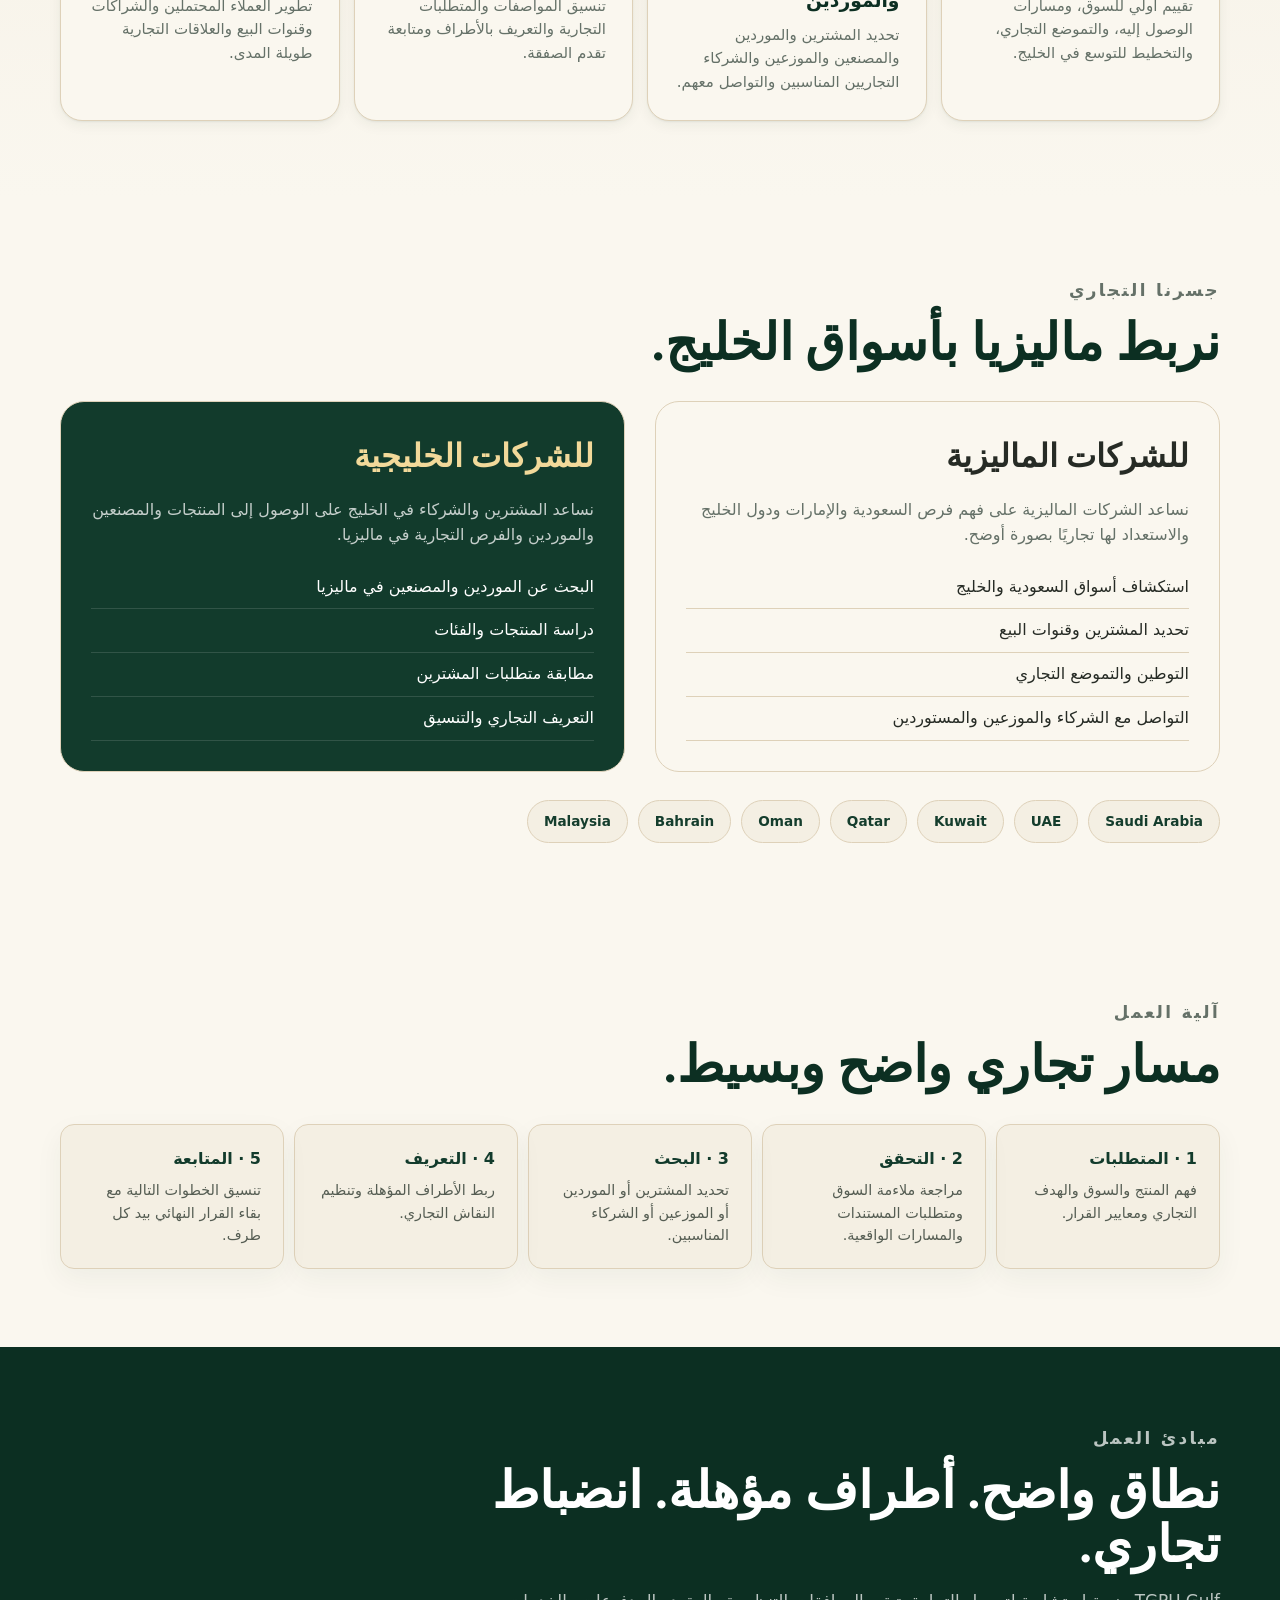
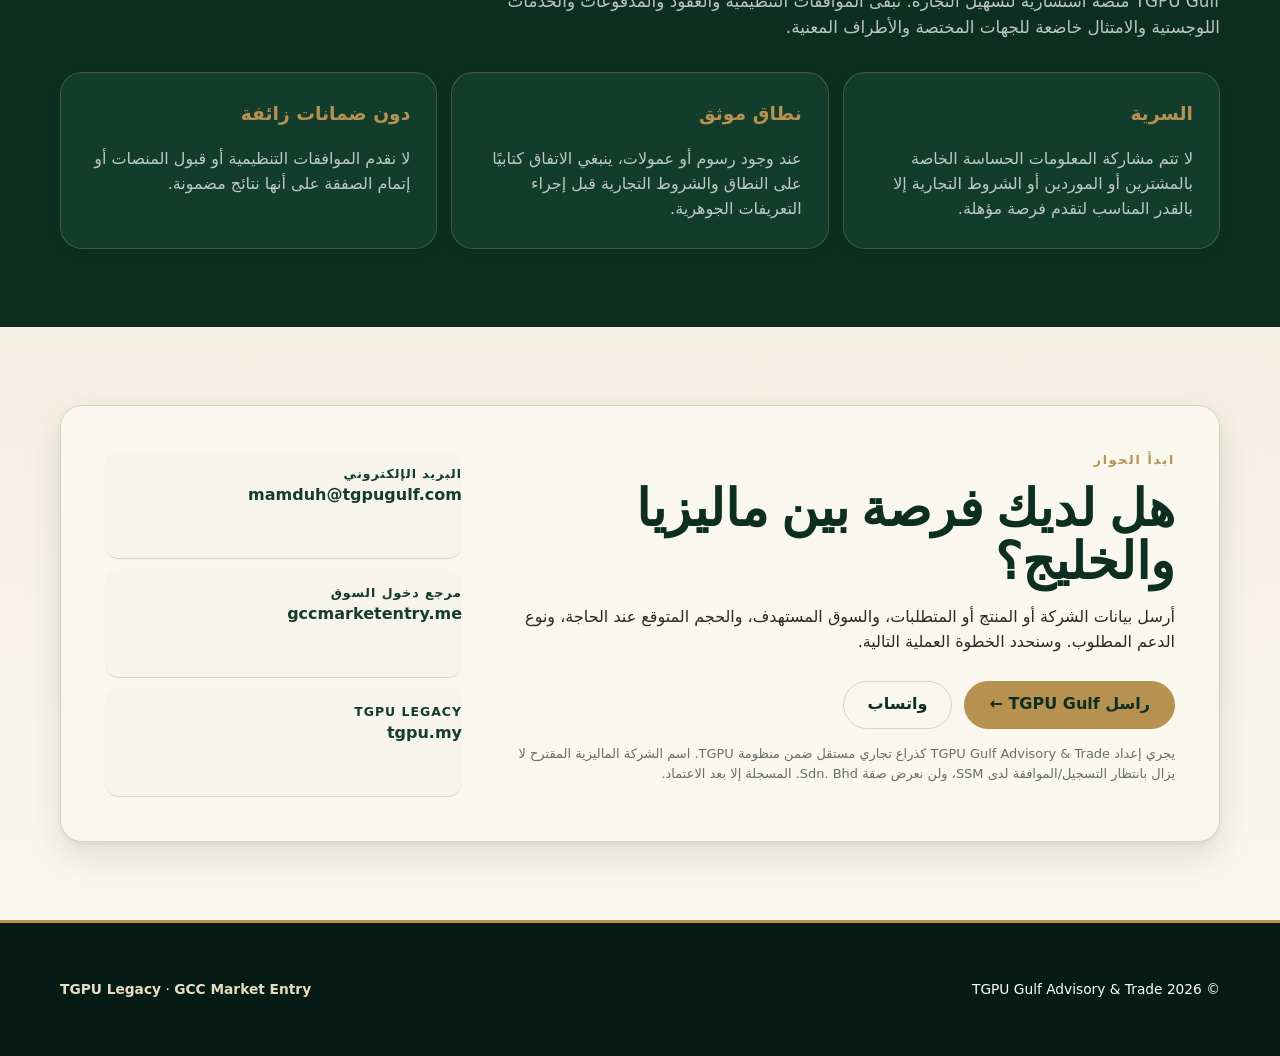
<file: ar.html>
<!doctype html><html lang="ar" dir="rtl"><head><meta charset="utf-8"><meta name="viewport" content="width=device-width,initial-scale=1"><meta http-equiv="refresh" content="0;url=index.html?lang=ar"><link rel="canonical" href="https://tgpugulf.com/tgpu-gulf/?lang=ar"><title>TGPU Gulf Advisory & Trade</title><script>location.replace('index.html?lang=ar');</script></head><body><p><a href="index.html?lang=ar">افتح موقع TGPU Gulf بالعربية</a></p></body></html>
</file>
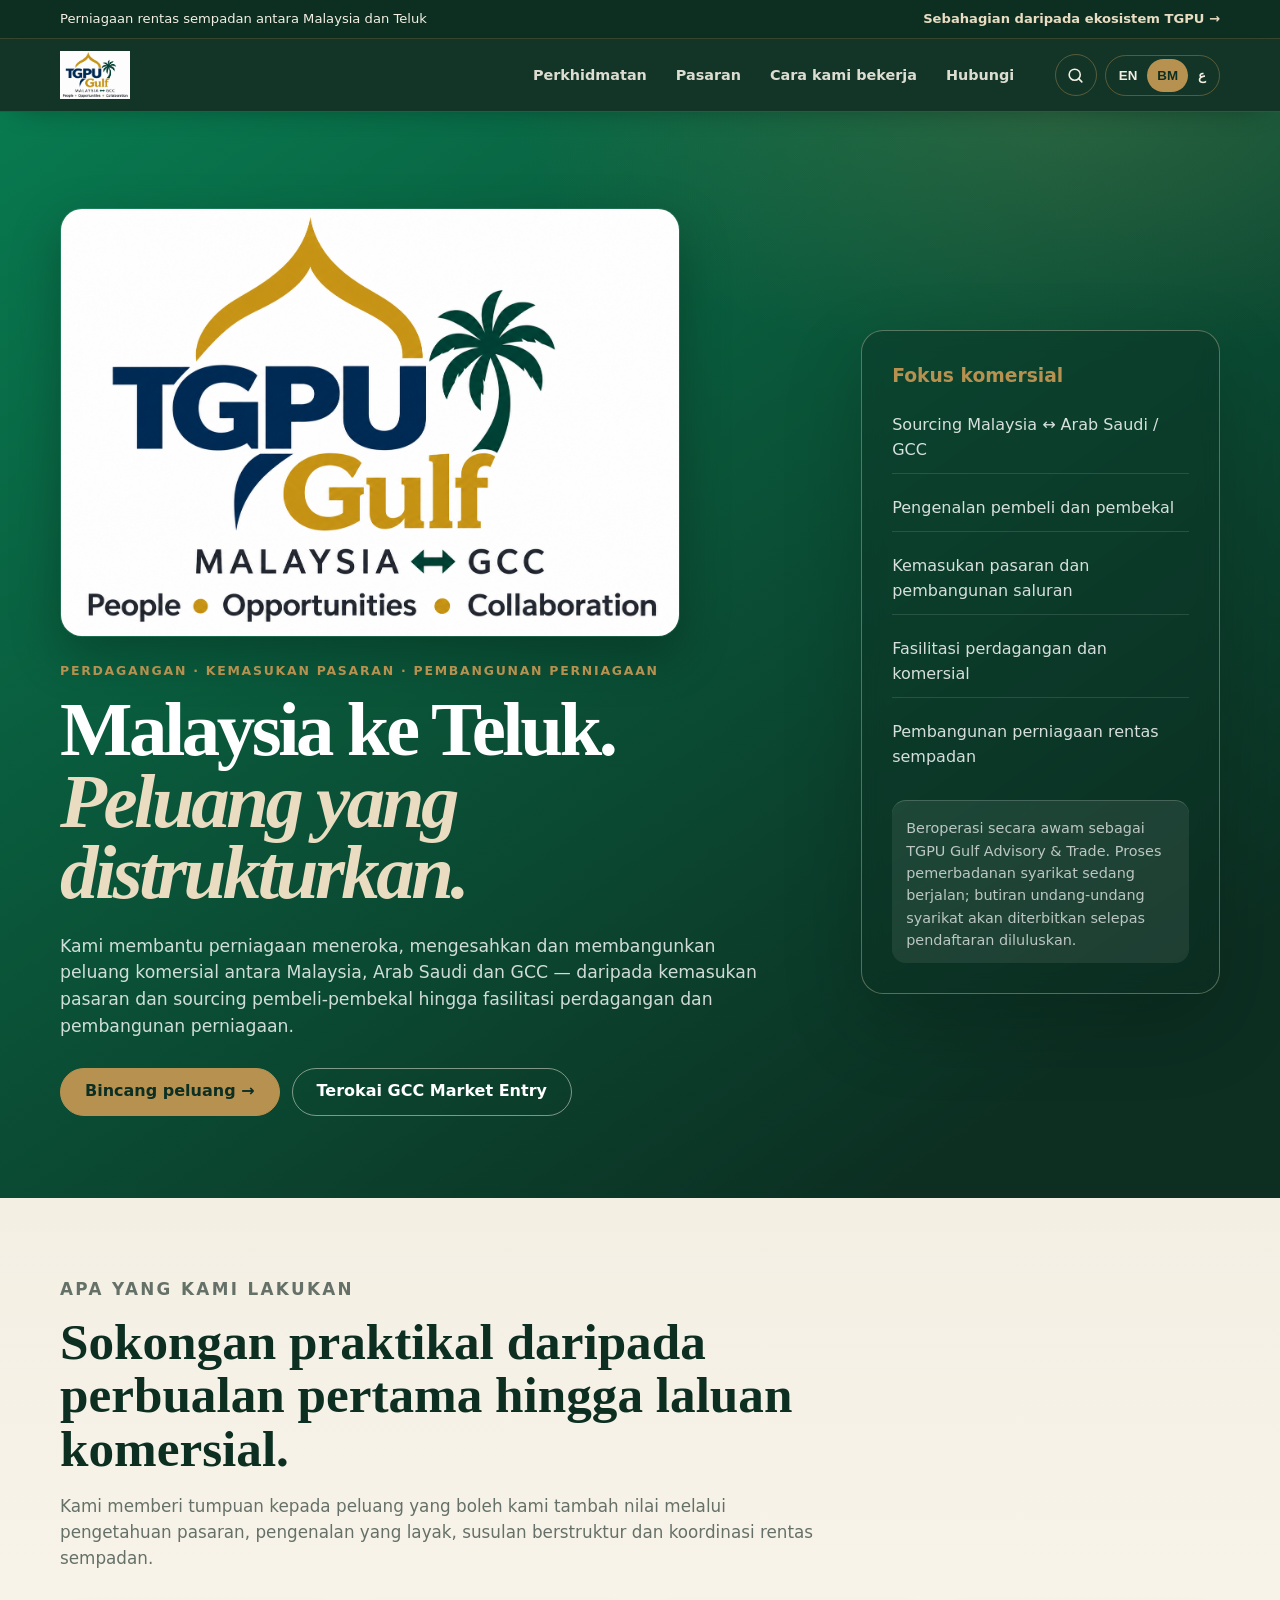
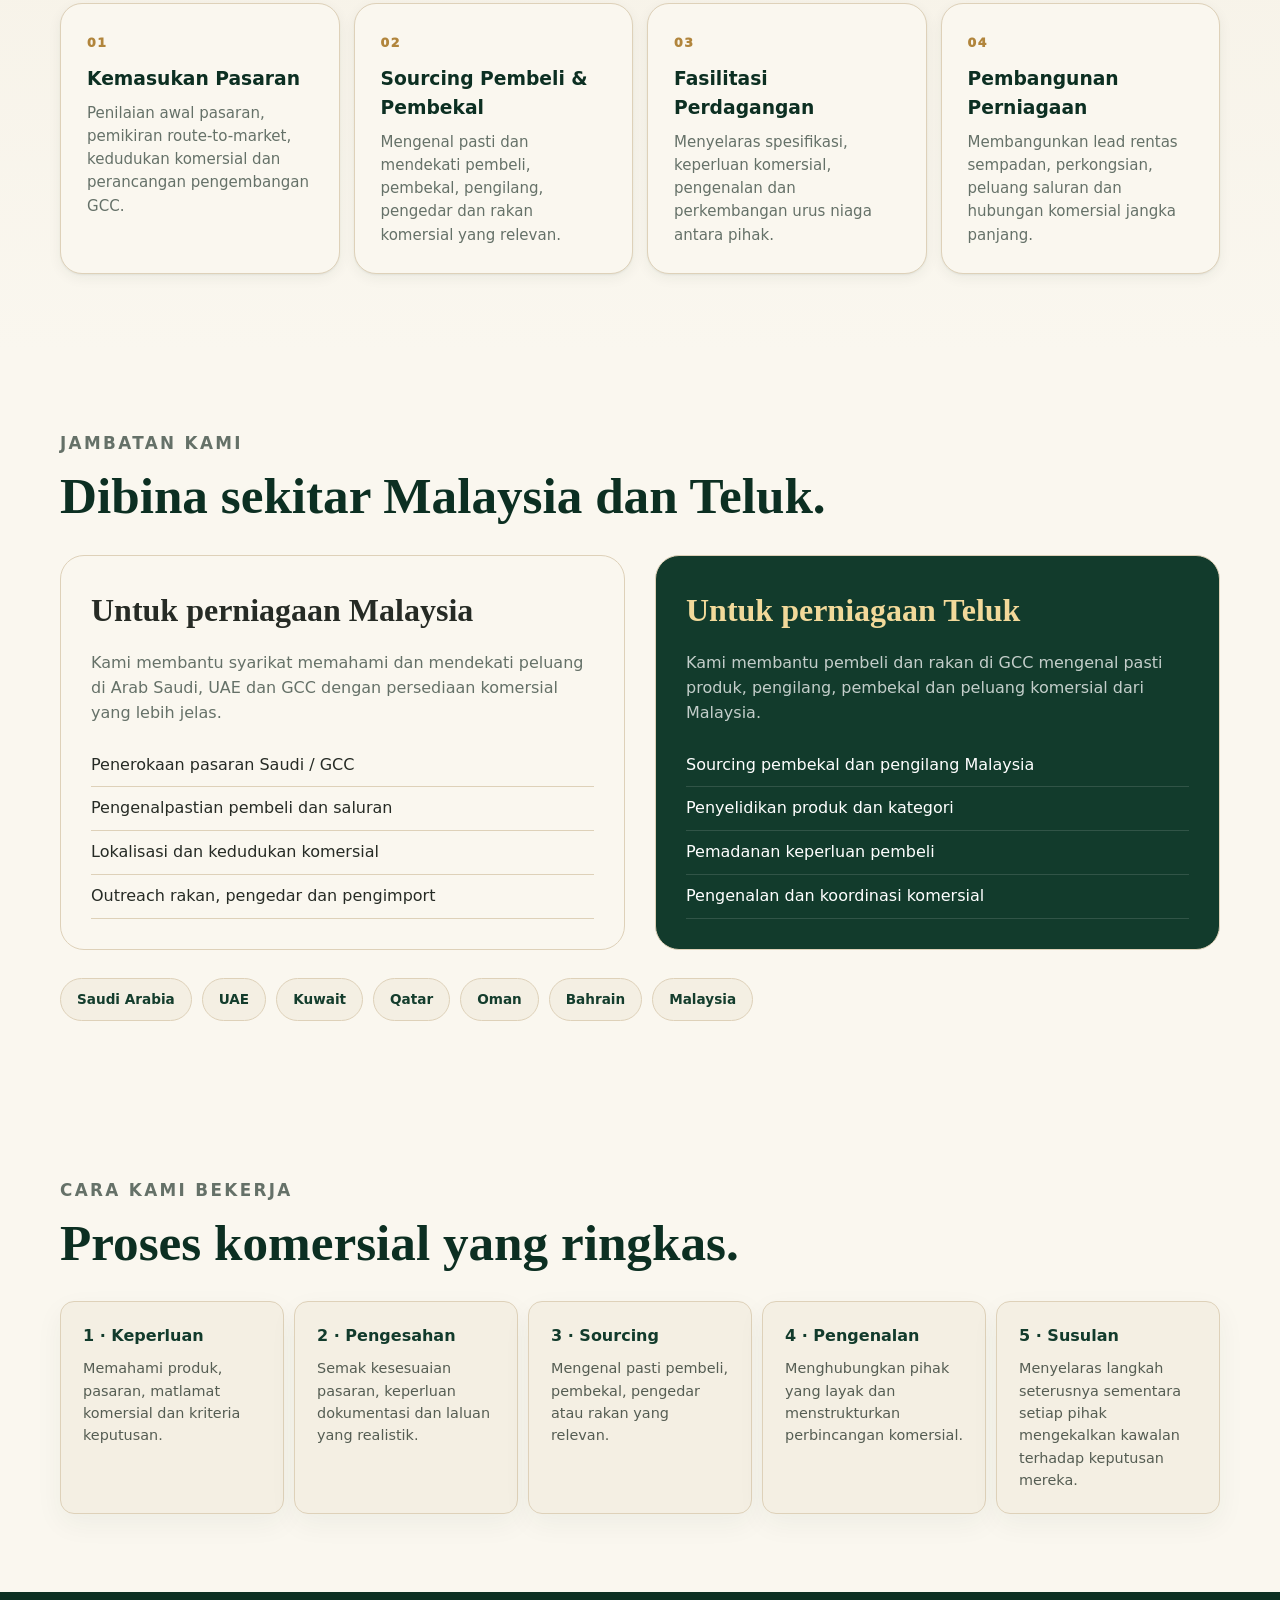
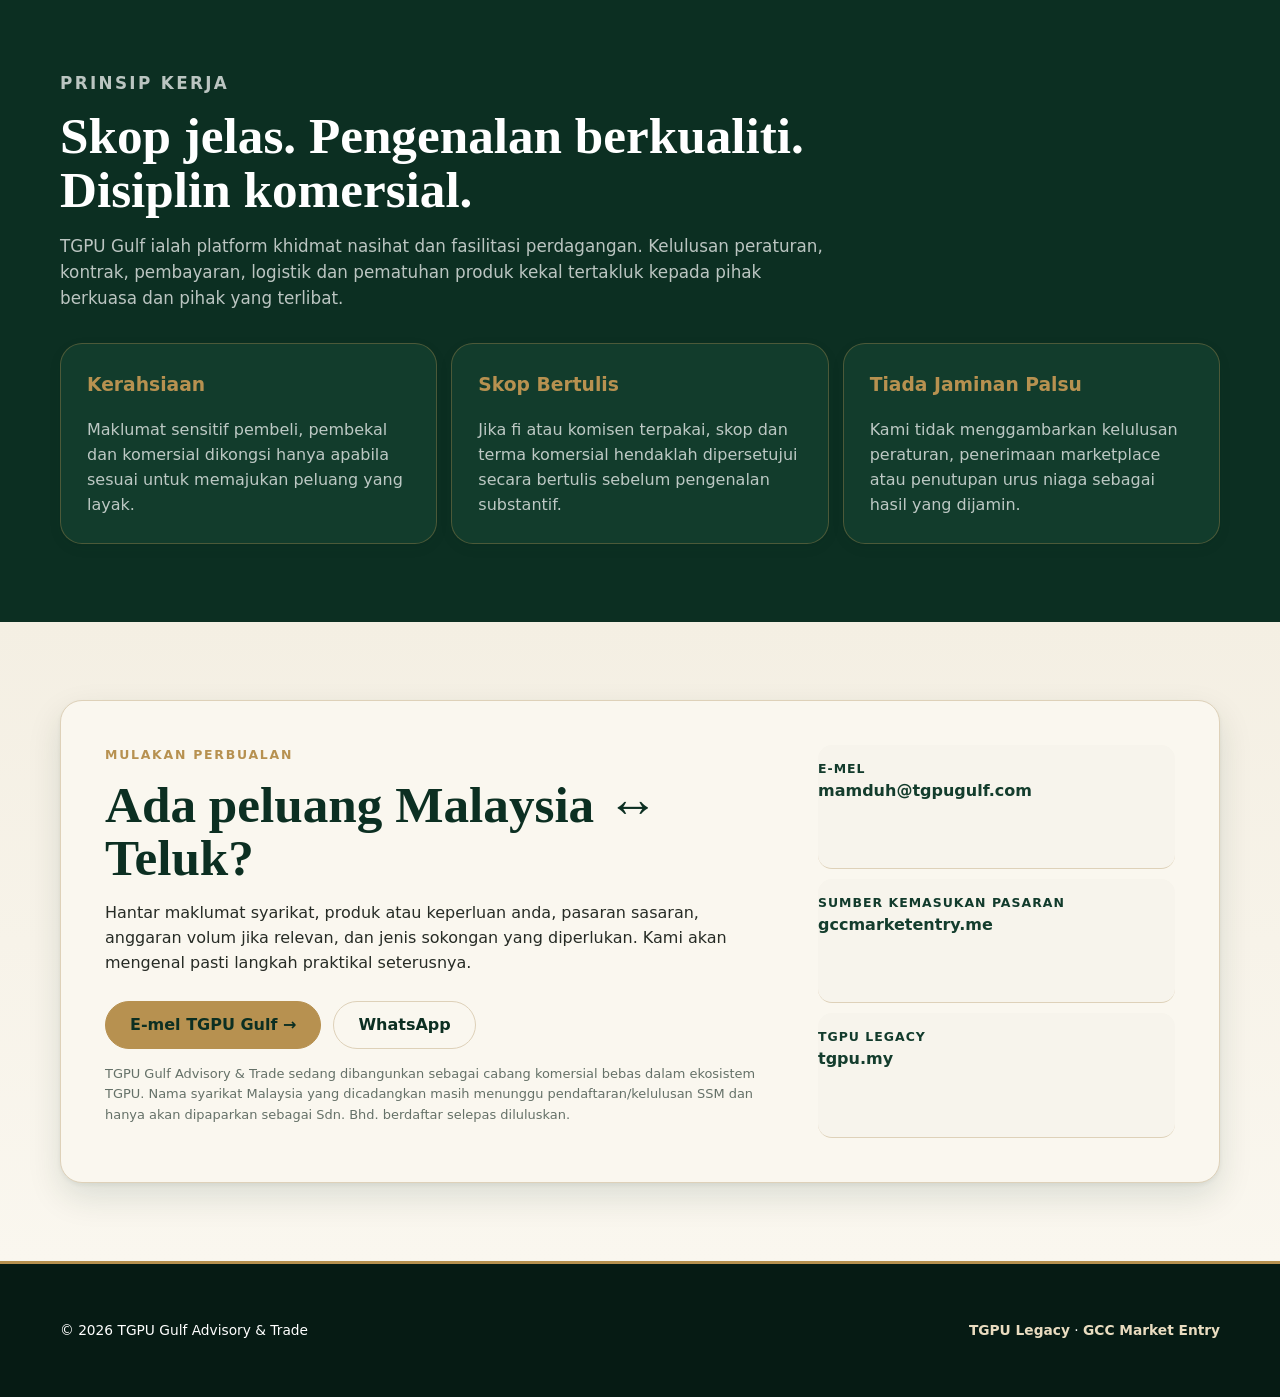
<file: ms.html>
<!doctype html><html lang="ms"><head><meta charset="utf-8"><meta name="viewport" content="width=device-width,initial-scale=1"><meta http-equiv="refresh" content="0;url=index.html?lang=ms"><link rel="canonical" href="https://tgpugulf.com/tgpu-gulf/?lang=ms"><title>TGPU Gulf Advisory & Trade</title><script>location.replace('index.html?lang=ms');</script></head><body><p><a href="index.html?lang=ms">Buka TGPU Gulf dalam Bahasa Melayu</a></p></body></html>
</file>
<file: unified-tgpu-ecosystem.css>
:root{--brand-deep:#0c2f22;--brand-green:#143d2d;--brand-green-2:#1f5a41;--brand-gold:#b79150;--gold-soft:#e9dcc0;--cream:#f4efe3;--paper:#faf7ef;--ink:#262b25;--ink-muted:#555d53;--line:#ded1b9;--r-sm:8px;--r-md:14px;--r-lg:22px;--sh-1:0 1px 2px rgba(12,47,34,.06),0 4px 14px rgba(12,47,34,.06);--sh-2:0 2px 4px rgba(12,47,34,.06),0 14px 34px rgba(12,47,34,.12)}
*{box-sizing:border-box}html{scroll-behavior:smooth;scroll-padding-top:88px}body{margin:0;background:var(--paper);color:var(--ink);font-family:"Source Sans 3",Inter,system-ui,sans-serif;line-height:1.55}.wrap{width:min(1160px,calc(100% - 40px));margin:auto}
.topbar{background:var(--brand-deep);color:var(--cream);border-bottom:1px solid rgba(183,145,80,.25);font-size:.82rem}.topbar .wrap,footer .wrap{display:flex;justify-content:space-between;gap:20px;padding:9px 0}.topbar a,footer a{color:var(--gold-soft)}
header{position:sticky;top:0;z-index:20;background:rgba(12,47,34,.97);border-bottom:1px solid rgba(183,145,80,.28);box-shadow:0 10px 30px -18px rgba(0,0,0,.45)}header nav{min-height:72px;display:flex;align-items:center;gap:28px}.brand img{display:block;max-width:210px;max-height:48px}.navlinks{display:flex;gap:4px;margin-left:auto}.navlinks a{color:rgba(244,239,227,.9);text-decoration:none;padding:.7rem .78rem;border-radius:999px}.navlinks a:hover{color:#fff;background:rgba(183,145,80,.16)}.nav-actions{display:flex;align-items:center;gap:8px}.search-toggle,.lang{border:1px solid rgba(183,145,80,.42);background:transparent;color:var(--cream)}.search-toggle{width:42px;height:42px;border-radius:50%;font-size:1.25rem}.lang{display:flex;border-radius:999px;overflow:hidden}.lang button{border:0;background:transparent;color:var(--cream);padding:9px 10px}.lang button.active{background:var(--brand-gold);color:var(--brand-deep)}
.approved-hero-banner{display:none}
.hero{background:radial-gradient(900px 420px at 82% 0%,rgba(183,145,80,.18),transparent 60%),linear-gradient(145deg,#087a50,#0c2f22 86%);padding:96px 0 82px;color:#fff;overflow:hidden}.hero-grid{display:grid;grid-template-columns:minmax(0,1.35fr) minmax(280px,.65fr);gap:56px;align-items:center}.kicker,.eyebrow{color:var(--brand-gold);font-weight:700;text-transform:uppercase;letter-spacing:.14em;font-size:.78rem}.hero h1,.section-head h2,.contactbox h2{font-family:Georgia,"Times New Roman",serif}.hero h1{font-size:clamp(3rem,6vw,5.7rem);line-height:.93;letter-spacing:-.045em;margin:.18em 0}.hero h1 span{display:block;color:var(--gold-soft);font-style:italic}.lead{font-size:1.08rem;max-width:720px}.actions{display:flex;gap:12px;flex-wrap:wrap;margin-top:26px}.btn{display:inline-flex;align-items:center;justify-content:center;min-height:48px;padding:0 24px;border:1px solid var(--brand-gold);border-radius:999px;text-decoration:none;font-weight:700;color:var(--brand-deep);background:var(--paper)}.btn-primary{background:var(--brand-gold);color:var(--brand-deep)}.btn-secondary{color:#fff;background:transparent;border-color:rgba(244,239,227,.5)}.hero-card{padding:30px;border:1px solid rgba(233,220,192,.35);border-radius:var(--r-lg);background:rgba(12,47,34,.42);backdrop-filter:blur(10px)}.hero-card h3{color:var(--brand-gold)}.hero-card li{margin:.65rem 0}.status{margin-top:20px;padding-top:16px;border-top:1px solid rgba(255,255,255,.18);font-size:.9rem}
section{padding:78px 0}.services,.contact{background:linear-gradient(180deg,var(--cream),var(--paper))}.section-head{max-width:780px;margin-bottom:32px}.section-head h2,.contactbox h2{color:var(--brand-deep);font-size:clamp(2rem,4vw,3.25rem);line-height:1.05;margin:.25em 0}.grid4{display:grid;grid-template-columns:repeat(4,1fr);gap:14px}.card,.trustcard{padding:26px;border:1px solid var(--line);border-radius:var(--r-lg);background:var(--paper);box-shadow:var(--sh-1)}.num{color:var(--brand-gold);font-size:.78rem;font-weight:700}.card h3{color:var(--brand-deep)}.markets{display:flex;gap:10px;flex-wrap:wrap}.chip{background:var(--cream);border:1px solid var(--line);color:var(--brand-green);padding:10px 16px;border-radius:999px;font-weight:700}
.process{background:var(--paper)}.steps{display:grid;grid-template-columns:repeat(5,1fr);gap:10px}.step{padding:22px;background:var(--cream);border:1px solid var(--line);border-radius:var(--r-md)}.step b,.step span{display:block}.step span{margin-top:8px;color:var(--ink-muted);font-size:.9rem}
.trust{background:var(--brand-deep);color:#fff}.trust .section-head h2{color:#fff}.trustgrid{display:grid;grid-template-columns:repeat(3,1fr);gap:14px}.trustcard{background:rgba(31,90,65,.32);border-color:rgba(183,145,80,.35)}.trustcard h3{color:var(--brand-gold)}
.contactbox{display:grid;grid-template-columns:1.3fr .7fr;gap:50px;padding:44px;border:1px solid var(--line);border-radius:var(--r-lg);background:var(--paper);box-shadow:var(--sh-2)}.contactitem{padding:14px 0;border-bottom:1px solid var(--line)}.contactitem b,.contactitem a{display:block}.contactitem a{color:var(--brand-green)}
footer{background:#061b14;color:#fff;border-top:3px solid var(--brand-gold)}footer .wrap{padding:28px 0}:focus-visible{outline:3px solid var(--brand-gold);outline-offset:3px;border-radius:6px}
@media(max-width:950px){.wrap{width:min(100% - 28px,720px)}.topbar{display:none}header nav{min-height:64px}.brand img{max-width:170px}.navlinks{display:none}.nav-actions{margin-left:auto}.hero{padding:54px 0 48px}.hero-grid{grid-template-columns:1fr;gap:28px}.hero-card{display:none}.hero h1{font-size:clamp(2.65rem,12vw,4.2rem)}section{padding:52px 0}.grid4,.steps,.trustgrid,.contactbox{grid-template-columns:1fr}.card,.step{padding:20px}.contactbox{padding:26px;gap:26px}.actions .btn{width:100%}.markets{gap:8px}footer .wrap{flex-direction:column}.lang button{padding:8px}.search-toggle{width:40px;height:40px}}
@media(prefers-reduced-motion:reduce){*,*::before,*::after{scroll-behavior:auto!important;transition:none!important;animation:none!important}}
</file>
